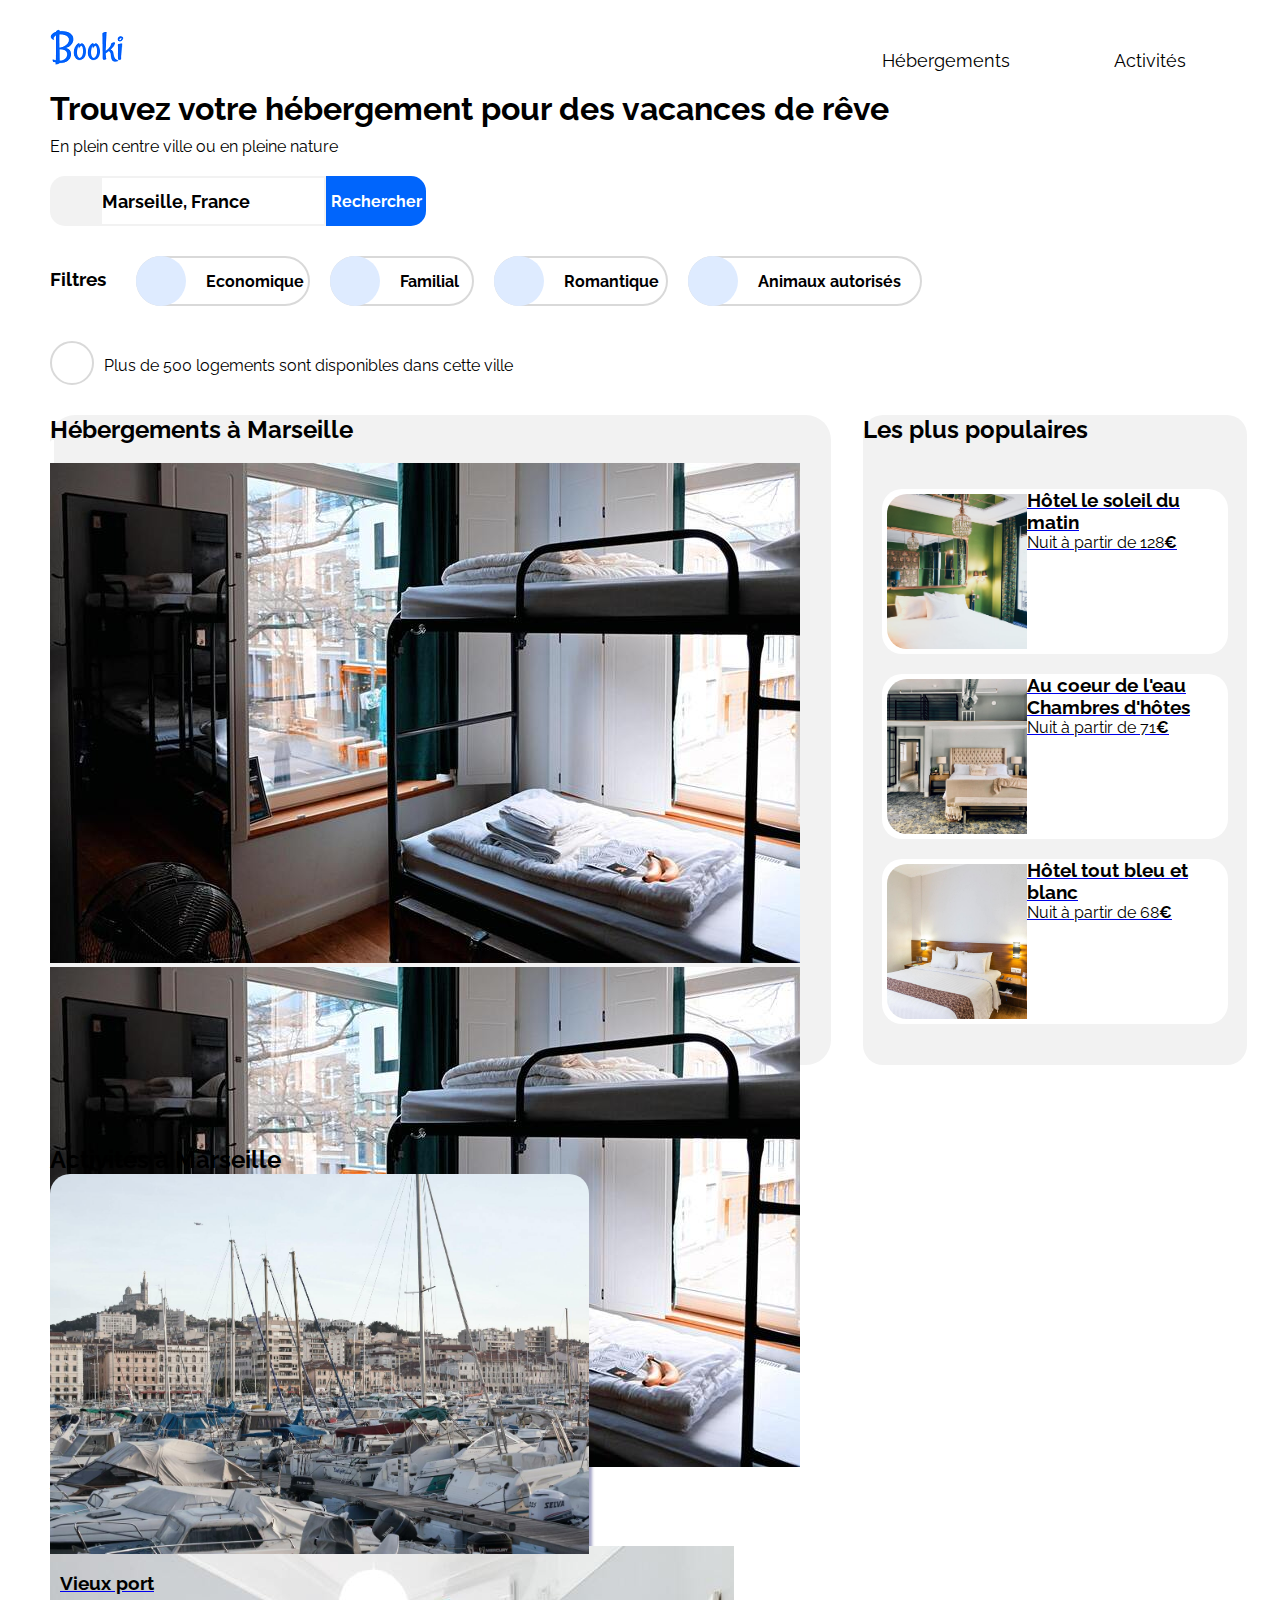
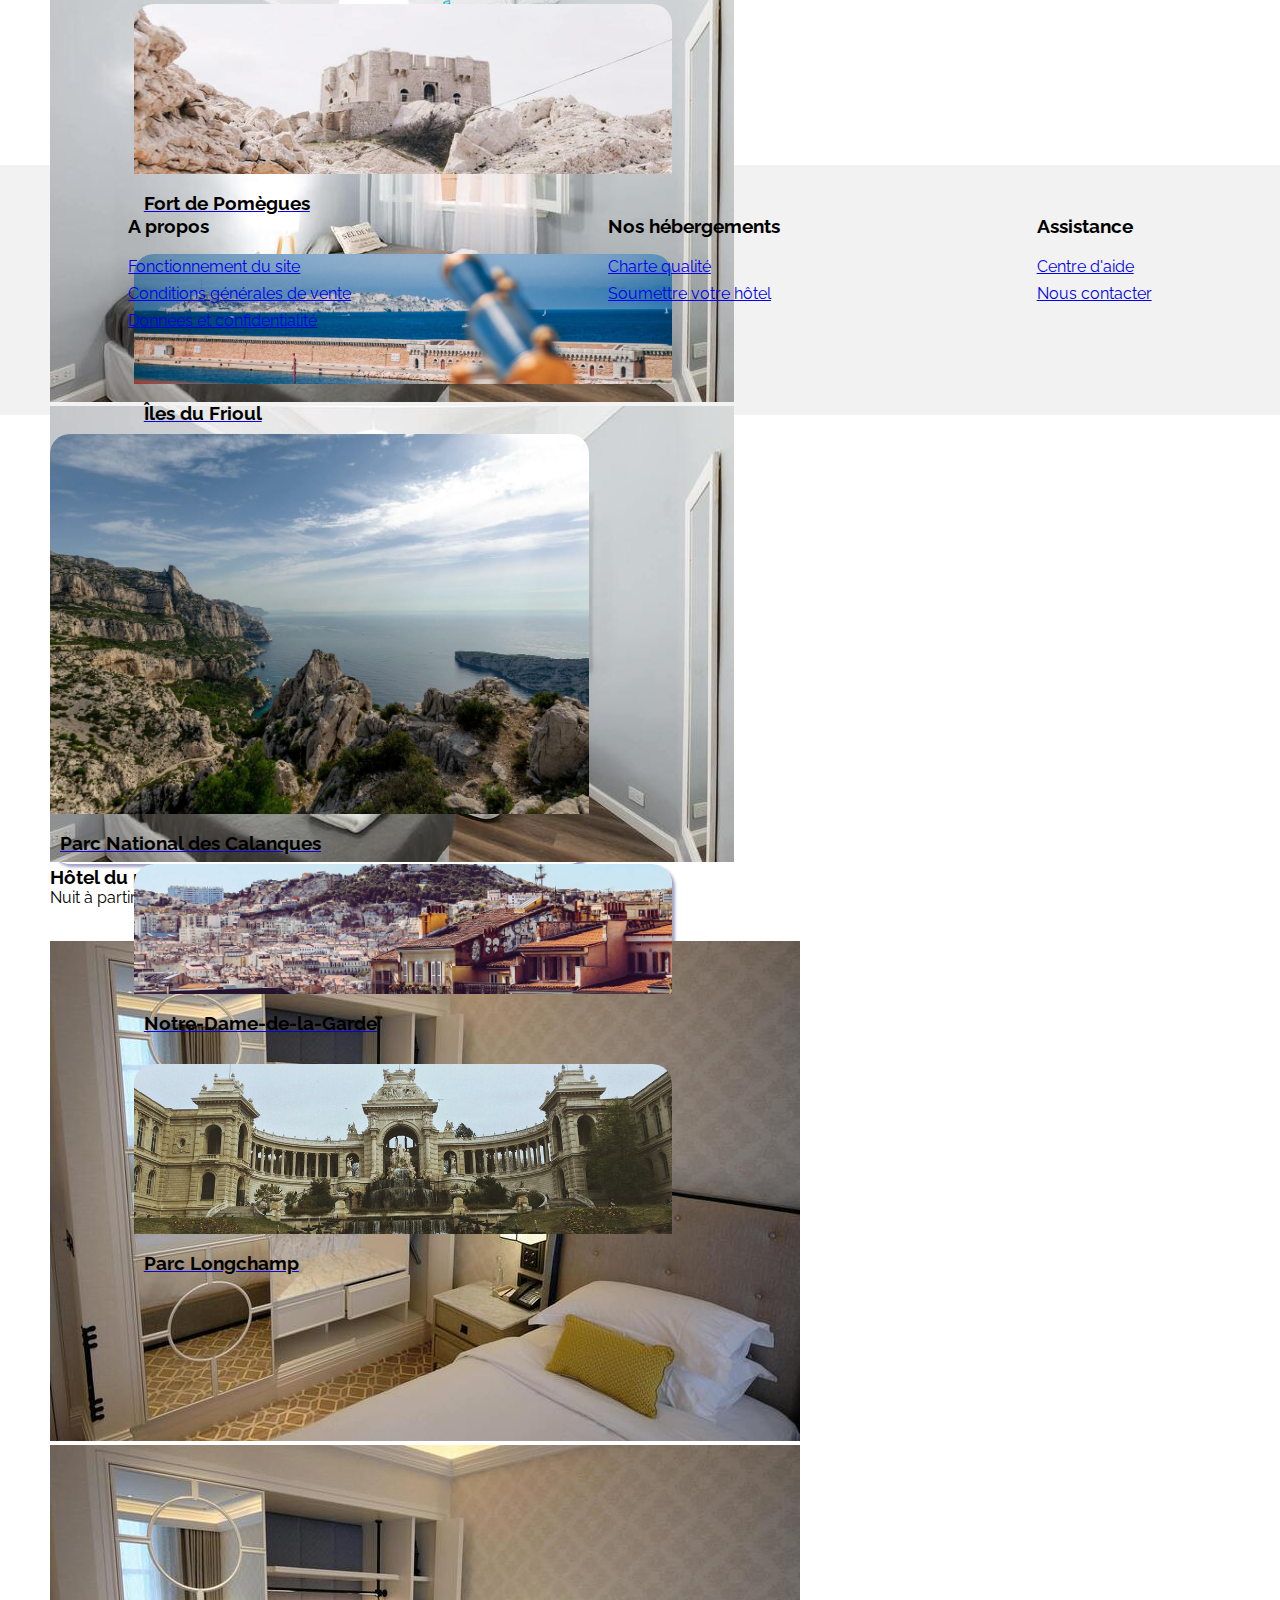
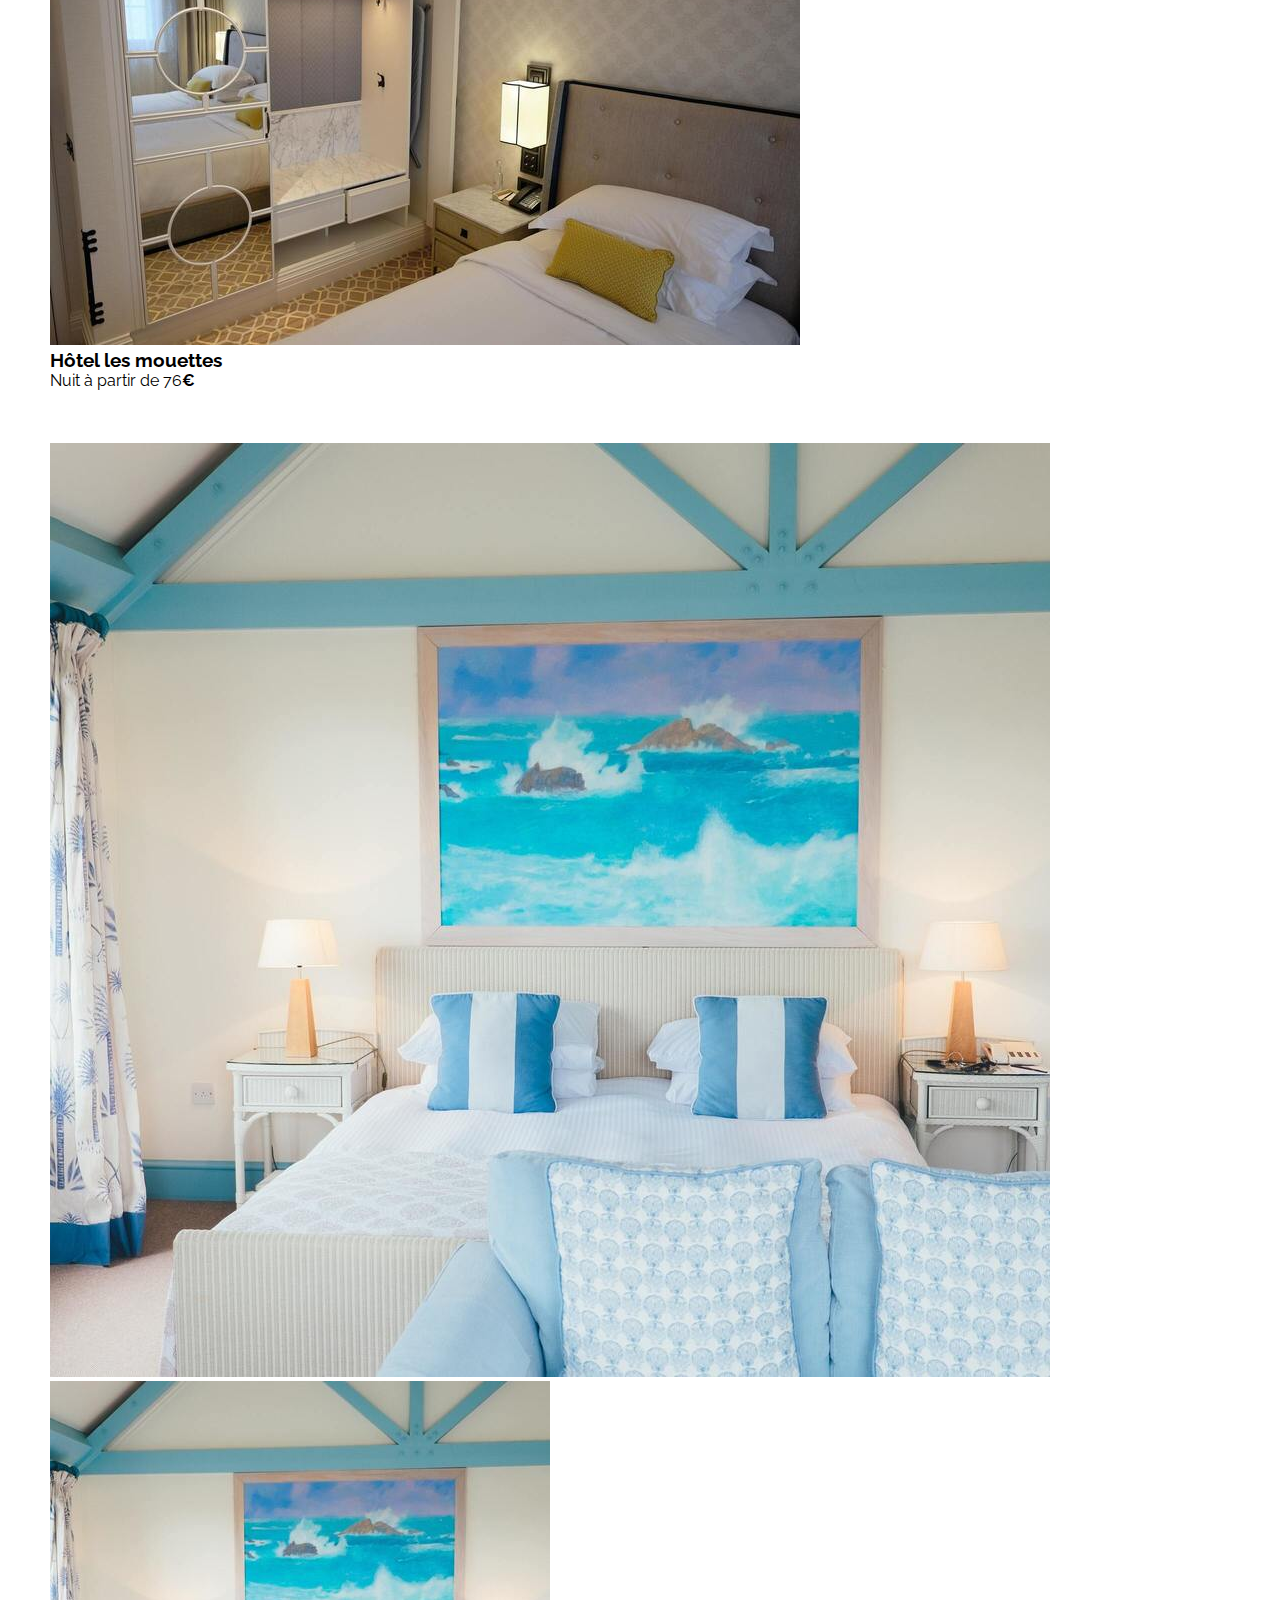
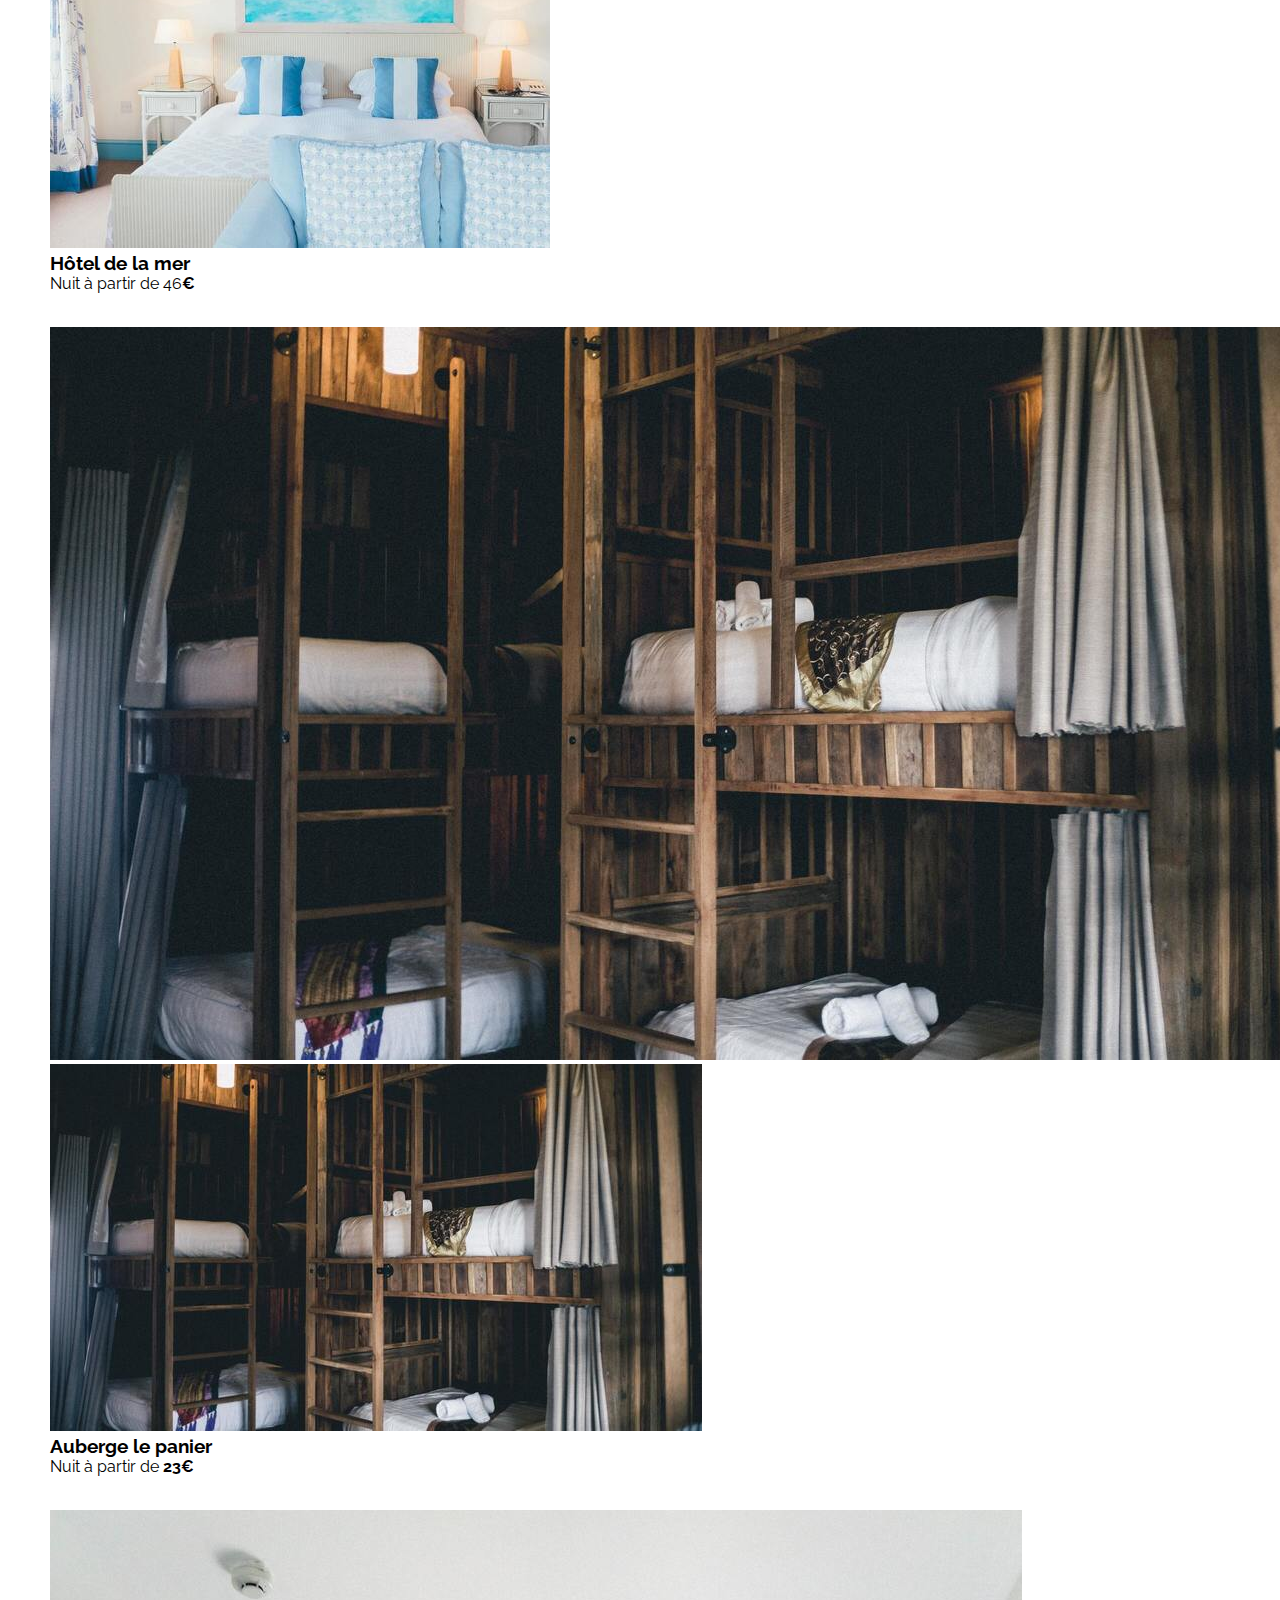
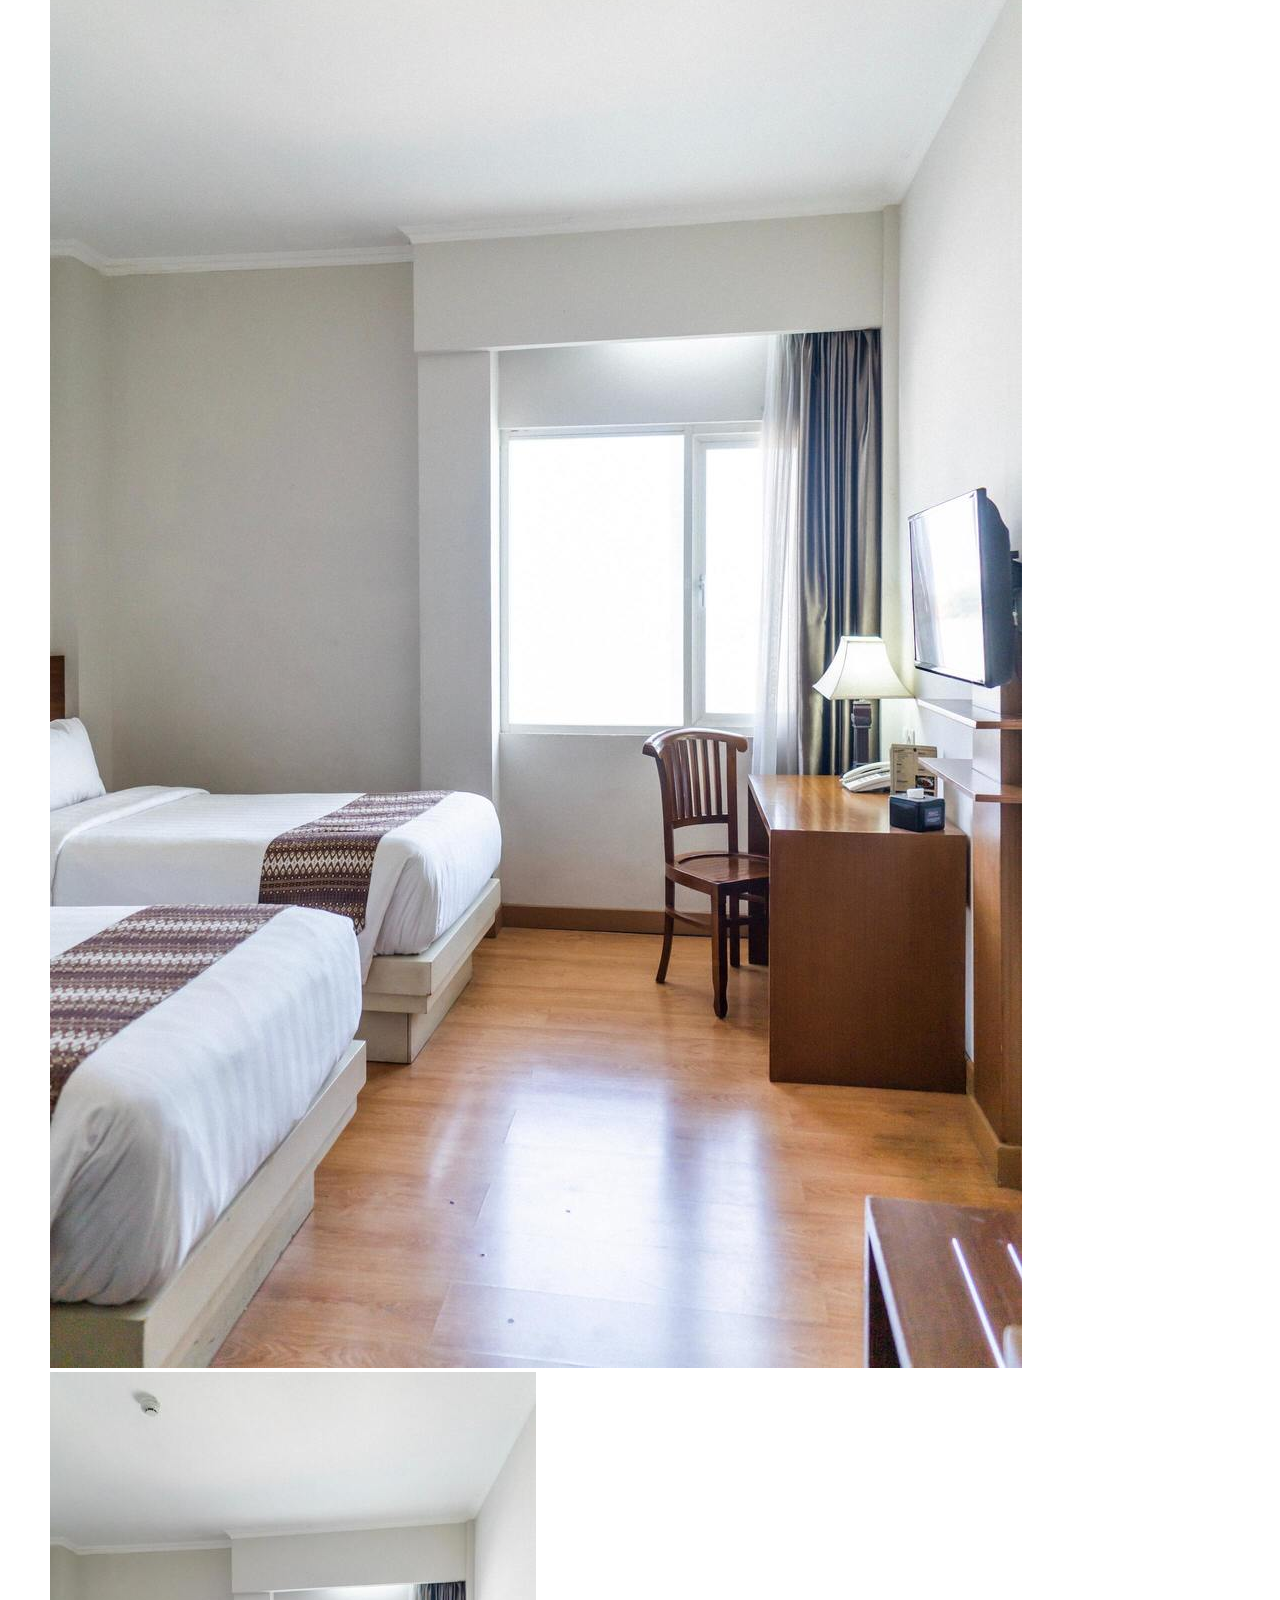
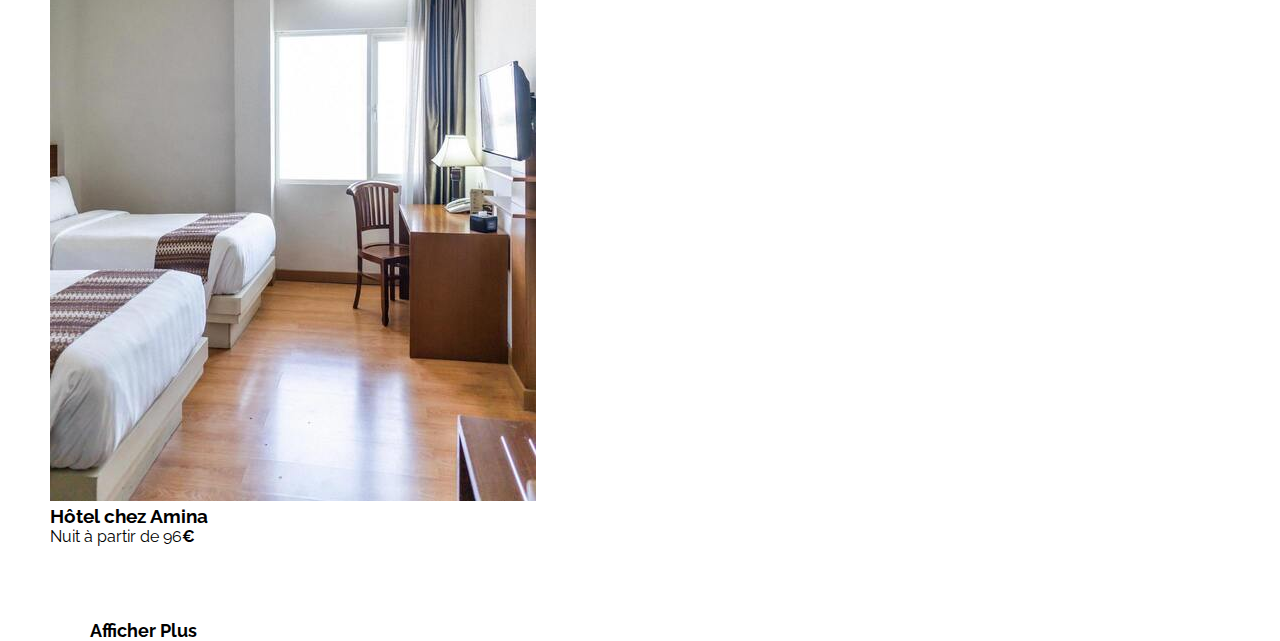
<file: index.html>
<!DOCTYPE html>
<html lang="fr">
    <head>
        <link rel="stylesheet" href="https://cdn.jsdelivr.net/npm/bootstrap-icons@1.6.0/font/bootstrap-icons.css" integrity="sha384-7ynz3n3tAGNUYFZD3cWe5PDcE36xj85vyFkawcF6tIwxvIecqKvfwLiaFdizhPpN" crossorigin="anonymous">
        <link rel="stylesheet" href="https://use.fontawesome.com/releases/v5.15.4/css/all.css" integrity="sha384-DyZ88mC6Up2uqS4h/KRgHuoeGwBcD4Ng9SiP4dIRy0EXTlnuz47vAwmeGwVChigm" crossorigin="anonymous">
        <link rel="preconnect" href="https://fonts.googleapis.com">
        <link rel="preconnect" href="https://fonts.gstatic.com" crossorigin>
        <link href="https://fonts.googleapis.com/css2?family=Raleway:wght@400;700&display=swap" rel="stylesheet">
        <meta charset="UTF-8"/>
        <title>Booki</title>
        <link rel="stylesheet" href="booki.css"/>
        <link rel="stylesheet" media="screen and (max-width:992px)" href="booki-tablette.css"/>
        <link rel="stylesheet" media="screen and (max-width:768px)" href="booki-mobile.css"/>
        <meta name="viewport" content="width=device-width, initial-scale=1, minimum-scale=1" />
    </head>
    <body>
        <header>
            <div id="menu">
                <img class="logo" src="booki.png" alt="logo booki"/>
                <div class="hebact">
                    <nav>
                        <ul>
                            <li class="hebergements"><a href="#hebergement">Hébergements</a></li>
                            <li class="activites"><a href="#activites">Activités</a></li>
                        </ul>
                    </nav>
                </div>
            </div>
        </header>
<!--menu-->
    <main>
        <section class="undermenu">
            <h1>Trouvez votre hébergement <span class="br">pour des vacances de rêve</span></h1>
            <p>En plein centre ville ou en pleine nature</p>
            <form>
            <div id="search">
                <div class="map"><label><i class="fas fa-map-marker-alt"></i></label></div>
                <div class="recherche1"><input class="recherche" type="search" placeholder="Marseille, France" /></div>
                <div class="rechercher1"><button class="rechercher"><span class="rech">Rechercher</span><span class="iconrech"><i class="fas fa-search"></i></span></button></div>
            </div>
            </form>
            <div id="filtres">
                <div class="ft"><h3>Filtres</h3></div>
                <div class="filtres">
                    <div class="allfilters">
                    <div>
                        <a class="filtreeconomique hover" href="#">
                          <div class="icon"><i class="fas fa-money-bill-wave"></i></div>
                          <div class="txteconomique">Economique</div>
                        </a>
                    </div>
                    <div>
                        <a class="filtrefamilial hover" href="#">
                          <div class="icon"><i class="fas fa-child"></i></div>
                          <div class="txtfamilial">Familial</div>
                        </a>
                    </div>
                    </div>
                    <div>
                        <a class="filtreromantique hover" href="#">
                          <div class="icon"><i class="fas fa-heart"></i></div>
                          <div class="txtromantique">Romantique</div>
                        </a>
                    </div>
                    <div>
                        <a class="filtreanimaux hover" href="#">
                          <div class="icon"><i class="fas fa-dog"></i></div>
                          <div class="txtanimaux">Animaux autorisés</div>
                        </a>
                    </div>
                </div>  
            </div>
<!--filtres-->
            <div id="info">
                <div id="cercle">
                    <i class="fas fa-info cercle"></i>
                </div>
                <p>Plus de 500 logements sont disponibles dans cette ville</p>
            </div>
        </section>
        <section>
            <div id="container">
                <div id="hebergement">
                    <div class="titleh2"><h2>Hébergements à Marseille</h2></div>
                    <div class="bloc1hebergement">
                        <a class="room" href="#">
                        <div>
                            <img class="imghebergement" src="room1.jpg" alt="chambre de l'Auberge La Cannebiére"/><img class="imghebsmall" src="room1small.jpg" alt="chambre de l'Auberge La Cannebiére"/>  
                            <div class="txthebergement">
                                <div class="black">
                                <h3>Auberge La Cannebiére</h3>
                                <p>Nuit à partir de <span class="bold">25€</span></p>
                                </div>
                                <div class="stars star1">
                                    <div class="starblue"><i class="bi bi-star-fill"></i><i class="bi bi-star-fill"></i><i class="bi bi-star-fill"></i><i class="bi bi-star-fill"></i></div>
                                    <div class="stargrey"><i class="bi bi-star-fill"></i></div>
                                </div>
                            </div>           
                        </div>
                        </a>
                        <a class="room" href="#">
                        <div>
                            <img class="imghebergement" src="room2.jpg" alt="chambre de l'Hôtel du port"/><img class="imghebsmall" src="room2small.jpg" alt="chambre de l'Hôtel du port"/>  
                            <div class="txthebergement">
                                <div class="black">
                                <h3>Hôtel du port</h3>
                                <p>Nuit à partir de 52<span class="bold">€</span></p>
                                </div>
                                <div class="star1"><div class="starblue"><i class="bi bi-star-fill"></i><i class="bi bi-star-fill"></i><i class="bi bi-star-fill"></i><i class="bi bi-star-fill"></i><i class="bi bi-star-fill"></i></div></div>
                            </div>               
                        </div>
                        </a>
                        <a class="room" href="#">
                        <div>
                            <img class="imghebergement" src="room3.jpg" alt="chambre de l'Hôtel les mouettes"/><img class="imghebsmall" src="room3small.jpg" alt="chambre de l'Hôtel les mouettes"/>  
                          <div class="txthebergement">
                             <div class="black">
                             <h3>Hôtel les mouettes</h3>
                             <div>Nuit à partir de 76<span class="bold">€</span></div>
                             </div>
                             <div class="stars star1">
                                <div class="starblue"><i class="bi bi-star-fill"></i><i class="bi bi-star-fill"></i><i class="bi bi-star-fill"></i><i class="bi bi-star-fill"></i></div>
                                <div class="stargrey"><i class="bi bi-star-fill"></i></div>
                            </div>
                          </div>  
                        </div>
                        </a>
                    </div>
                    <div class="bloc2hebergement">
                        <a class="room" href="#">
                        <div>
                            <img class="imghebergement" src="room4.jpg" alt="chambre de l'Hôtel de la mer"/><img class="imghebsmall" src="room4small.jpg" alt="chambre de l'Hôtel de la mer"/>  
                            <div class="txthebergement">
                                <div class="black">
                                <h3>Hôtel de la mer</h3>
                                <p>Nuit à partir de 46<span class="bold">€</span></p>
                                </div>
                                <div class="stars star1">
                                    <div class="starblue"><i class="bi bi-star-fill"></i><i class="bi bi-star-fill"></i><i class="bi bi-star-fill"></i></div>
                                    <div class="stargrey"><i class="bi bi-star-fill"></i><i class="bi bi-star-fill"></i></div>
                                </div>
                            </div>
                        </div>
                        </a>
                        <a class="room" href="#">
                        <div>
                            <img class="imghebergement" src="room5.jpg" alt="chambre de l'Auberge le panier"/><img class="imghebsmall" src="room5small.jpg" alt="chambre de l'Auberge le panier"/>  
                            <div class="txthebergement">
                                <div class="black">
                                <h3>Auberge le panier</h3>
                                <p>Nuit à partir de <span class="bold">23€</span></p>
                                </div>
                                <div class="stars star1">
                                    <div class="starblue"><i class="bi bi-star-fill"></i><i class="bi bi-star-fill"></i><i class="bi bi-star-fill"></i><i class="bi bi-star-fill"></i></div>
                                    <div class="stargrey"><i class="bi bi-star-fill"></i></div>
                                </div>
                            </div>             
                        </div>
                        </a>
                        <a class="room" href="#">
                         <div>
                            <img class="imghebergement" src="room6.jpg" alt="chambre de l'Hôtel chez Amina"/><img class="imghebsmall" src="room6small.jpg" alt="chambre de l'Hôtel chez Amina"/>  
                            <div class="txthebergement">
                                <div class="black">
                                <h3>Hôtel chez Amina</h3>
                                <p>Nuit à partir de 96<span class="bold">€</span></p>
                                </div>
                                <div class="star1"><div class="starblue"><i class="bi bi-star-fill"></i><i class="bi bi-star-fill"></i><i class="bi bi-star-fill"></i><i class="bi bi-star-fill"></i><i class="bi bi-star-fill"></i></div></div>
                            </div>               
                         </div>
                        </a>
                    </div>
                    <div class="ap"><a href="#">Afficher Plus</a></div>
                </div>
<!-- hebergements -->
                <div id="lpp">
                    <div class="titlegraph">
                        <div class="titleh2"><h2>Les plus populaires</h2></div>
                        <div class="graph"><a href="#"><i class="fas fa-chart-line"></i></a></div>
                    </div>
                    <div class="lppp">
                        <a class="txtdeco" href="#">
                         <div class="roomlpp">
                            <div class="roomlpp12"><img class="roomlpp1" src="room7.jpg" alt="chambre de l'Hôtel le soleil du matin"/><img class="roomlpp1small" src="room7small.jpg" alt="chambre de l'Hôtel le soleil du matin"/></div>
                            <div class="txtlpp">
                                <div class="black">
                                <h3>Hôtel le soleil du matin</h3>
                                <p>Nuit à partir de 128<span class="bold">€</span></p>
                                </div>
                                <div class="starblue"><i class="bi bi-star-fill"></i><i class="bi bi-star-fill"></i><i class="bi bi-star-fill"></i><i class="bi bi-star-fill"></i><i class="bi bi-star-fill"></i></div>
                            </div> 
                         </div>
                        </a>
                        <a class="txtdeco" href="#">
                         <div class="roomlpp">
                            <div class="roomlpp12"><img class="roomlpp1" src="room8.jpg" alt="chambre d'Au coeur de l'eau Chambres d'hôtes"/><img class="roomlpp1small" src="room8small.jpg" alt="chambre d'Au coeur de l'eau Chambres d'hôtes"/></div>
                            <div class="txtlpp">
                                <div class="black">
                                <h3>Au coeur de l'eau Chambres d'hôtes</h3>
                                <p>Nuit à partir de 71<span class="bold">€</span></p>
                                </div>
                                <div class="stars">
                                    <div class="starblue"><i class="bi bi-star-fill"></i><i class="bi bi-star-fill"></i><i class="bi bi-star-fill"></i><i class="bi bi-star-fill"></i></div>
                                    <div class="stargrey"><i class="bi bi-star-fill"></i></div>
                                </div>
                            </div>
                        </div>
                        </a>
                        <a class="txtdeco" href="#">
                        <div class="roomlpp">
                            <div class="roomlpp12"><img class="roomlpp1" src="room9.jpg" alt="chambre de l'Hôtel tout bleu et blanc"/><img class="roomlpp1small" src="room9small.jpg" alt="chambre de l'Hôtel tout bleu et blanc"/></div>
                            <div class="txtlpp">
                                <div class="black">
                                <h3>Hôtel tout bleu et blanc</h3>
                                <p>Nuit à partir de 68<span class="bold">€</span></p>
                                </div>
                                <div class="stars">
                                    <div class="starblue"><i class="bi bi-star-fill"></i><i class="bi bi-star-fill"></i><i class="bi bi-star-fill"></i><i class="bi bi-star-fill"></i></div>
                                    <div class="stargrey"><i class="bi bi-star-fill"></i></div>
                                </div>
                            </div>
                        </div>
                        </a>
                    </div>
                </div>
<!-- les plus populaires -->
            </div> 
        </section>
        <section>
            <div id="container2">
                <div id="activites">
                        <div class="titleactivites"><h2>Activités à Marseille</h2></div>
                        <div id="blocactivites">
                         <div id="activitesleft">
                            <div class="vp">
                             <a class="txtdeco2" href="#">
                                <div>
                                  <div><img class="img1" src="vp.jpg" alt="Vieux port"/><img class="img1small" src="vpsmall.jpg" alt="Vieux port"/></div>
                                  <div class="black1"><h3>Vieux port</h3></div>
                                </div>
                             </a>
                            </div>
                            <div class="block">
                                <div class="fodp">
                                <a class="txtdeco2" href="#">
                                    <div>
                                        <div><img class="img2" src="fodp.jpg" alt="Fort de Pomègues"/><img class="img2small" src="fodpsmall.jpg" alt="Fort de Pomègues"/></div>
                                        <div class="black1"><h3>Fort de Pomègues</h3></div>
                                    </div>
                                </a>
                                </div>
                                <div class="idf">
                                <a class="txtdeco2" href="#">
                                    <div>
                                        <div><img class="img3" src="idf.jpg" alt="Îles du Frioul"/><img class="img3small" src="idfsmall.jpg" alt="Îles du Frioul"/></div>
                                        <div class="black1"><h3>Îles du Frioul</h3></div>
                                    </div>
                                </a>
                                </div>
                            </div>
                        </div>
                        <div id="activitesright">
                            <div class="pndc">
                             <a class="txtdeco2" href="#">
                                <div>
                                  <div><img class="img1" src="pndc.jpg" alt="Parc National des Calanques"/><img class="img1small" src="pndcsmall.jpg" alt="Parc National des Calanques"/></div>
                                  <div class="black1"><h3>Parc National des Calanques</h3></div>
                                </div>
                             </a>
                            </div>
                            <div class="block">
                                <div class="nddlg">
                                <a class="txtdeco2" href="#">
                                    <div>
                                        <div><img class="img4" src="nddlg.jpg" alt="Notre-Dame-de-la-Garde"/><img class="img4small" src="nddlgsmall.jpg" alt="Notre-Dame-de-la-Garde"/></div>
                                        <div class="black1"><h3>Notre-Dame-de-la-Garde</h3></div>
                                    </div>
                                </a>
                                </div>
                                <div class="pl">
                                <a class="txtdeco2" href="#">
                                    <div>
                                        <div><img class="img5" src="pl.jpg" alt="Parc Longchamp"/><img class="img5small" src="plsmall.jpg" alt="Parc Longchamp"/></div>
                                        <div class="black1"><h3>Parc Longchamp</h3></div>
                                    </div>
                                </a>
                                </div>
                            </div>
                        </div> 
                     </div> 
                </div>    
            </div>
        </section>
    </main>        
<!-- activites -->        
        <footer>
            <div id="footer">
                <div class="foot">
                    <div class="titleh3"><h3>A propos</h3></div>
                    <div class="br"><a class="txtdeco2" href="#">Fonctionnement du site</a></div>
                    <div class="br"><a class="txtdeco2" href="#">Conditions générales de vente</a></div>
                    <div class="br"><a class="txtdeco2" href="#">Données et confidentialité</a></div>
                </div>
                <div class="foot">
                    <div class="titleh3"><h3>Nos hébergements</h3></div>
                    <div class="br"><a class="txtdeco2" href="#">Charte qualité</a></div>
                    <div class="br"><a class="txtdeco2" href="#">Soumettre votre hôtel</a></div>
                </div>
                <div class="foot">
                    <div class="titleh3"><h3>Assistance</h3></div>
                    <div class="br"><a class="txtdeco2" href="#">Centre d'aide</a></div>
                    <div class="br"><a class="txtdeco2" href="#">Nous contacter</a></div>
                </div>
            </div>
        </footer>
    </body>
</html>
</file>
<file: booki.css>
*
{
    word-wrap: break-word;
    margin: 0;
    padding: 0;
    font-family: 'Raleway', sans-serif;
}
body
{
    margin: 0;
    padding: 0;
}
/*  header  */
header
{
    width: 95%;
    height: 90px;
    margin-left: 50px;
}
#menu
{
    display: flex;
    justify-content: space-between;
}
.logo
{
    margin-top: 20px;
}
nav ul li
{
    list-style: none;
    display: inline-block;
    margin-top: 50px;
    margin-right: 60px;
}
nav ul li a
{
    text-decoration: none;
    color: black;
    font-size: 18px; 
    padding-top: 40px;
    padding-right: 20px;
    padding-left: 20px;
}
.undermenu
{
    margin-left: 50px;
}
.undermenu p
{
    margin-top: 10px;
}
nav ul li a:hover
{
    border-top: 2px solid #0065FC;
    color: #0065FC;
}
/*  Barre de recherche  */
#search
{
    display: flex;
    margin-top: 20px;
}
.recherche::placeholder
{
    color: black;
}
.map
{
    height: 50px;
    width: 50px;
    display: flex;
    justify-content: center;
    align-items: center;
    background-color: #F2F2F2;
    border-top-left-radius: 15px;
    border-bottom-left-radius: 15px;
}
.iconrech
{
    display: none;
}
.recherche
{
    height: 50px;
    font-size: 18px;
    border: solid #F2F2F2 2px;
    font-weight: bold;
}
.rechercher
{
    background-color: #0065FC;
    color: white;
    height: 50px;
    width: 100px;
    border: none;
    font-weight: bold;
    font-size: 16px;
    border-top-right-radius: 15px;
    border-bottom-right-radius: 15px;
}
/*  FILTRES  */
#filtres
{
    display: flex;
    margin-top: 10px;
    width: 100%;
}
.filtres
{
    width: 100%;
    display: flex;
    margin-left: 30px;
    margin-top: 20px;
    flex-wrap: wrap;
}
.allfilters
{
    display: flex;
}
.filtreeconomique
{
    font-weight: bold;
    display: flex;
    border: 2px #d9d9d9 solid;
    border-radius: 50px;
    margin-right: 20px;
    text-decoration: none;
    width: 170px;
    margin-bottom: 15px;
}
.filtrefamilial
{
    font-weight: bold;
    display: flex;
    border: 2px #d9d9d9 solid;
    border-radius: 25px;
    margin-right: 20px;
    text-decoration: none;
    width: 140px;
    margin-bottom: 15px;
}
.filtreromantique
{
    font-weight: bold;
    display: flex;
    border: 2px #d9d9d9 solid;
    border-radius: 25px;
    margin-right: 20px;
    text-decoration: none;
    width: 170px;
    margin-bottom: 15px;
}
.filtreanimaux
{
    font-weight: bold;
    display: flex;
    border: 2px #d9d9d9 solid;
    border-radius: 25px;
    margin-right: 20px;
    text-decoration: none;
    width: 230px;
    margin-bottom: 15px;
}
.icon
{
    height: 50px;
    width: 50px;
    color: #0065FC;
    background-color: #DEEBFF;
    border-radius: 50%;
    display: flex;
    justify-content: center;
    align-items: center;
    margin-left: -2px;
    margin-top: -2px;
    margin-bottom: -2px;
}
.txteconomique
{
    display: flex;
    justify-content: center;
    align-items: center;
    margin-left: 20px;
    color: black;
}
.txtanimaux
{
    display: flex;
    justify-content: center;
    align-items: center;
    margin-left: 20px;
    color: black;
}
.txtfamilial
{
    display: flex;
    justify-content: center;
    align-items: center;
    margin-left: 20px;
    color: black;
}
.txtromantique
{
    display: flex;
    justify-content: center;
    align-items: center;
    margin-left: 20px;
    color: black;
}

.ft
{
    margin-top: 32px;
}
.hover:hover
{
    background-color: #0065FC;
    border: 2px white solid;
    transition: 1s;
}
/*  info  */
#info {
	display: flex;
	align-items: center;
    margin-top: 20px;
}
#info p
{
	margin-top: 5px;
    margin-left: 10px;
}

#cercle {
    display: flex;
    justify-content: center;
    align-items: center;
    height: 40px;
    min-width: 40px;
    border: 2px #d9d9d9 solid;
    border-radius: 50%;
}
#info i 
{
    color: #0065FC;
}
/* heb à marseille */
.txth
{
    height: 90px;
    display: flex;
    flex-direction: column;
    justify-content: space-between;
}
#container
{
    display: flex;
    width: 100%;
}
#hebergement
{
    margin-left: 50px;
    margin-top: 30px;
    width: 61%;
    height: 650px;
    background-color: #F2F2F2;
    border: none;
    border-radius: 25px;
}
.house2
{
    display: flex;
    justify-content: space-around;
    margin-left: 10px;
    margin-right: 10px;
    margin-top: 20px;
}
.house
{
    display: flex;
    justify-content: space-around;
    margin-left: 10px;
    margin-right: 10px;
}
.room
{
    height: 210px;
    width: 28%;
    margin-top: 20px;
    background-color: white;
    border: white 4px solid;
    border-radius: 20px;
    text-decoration: none;
}
.room1
{
    height: 120px;
    width: 100%;
    border: none;
    border-top-left-radius: 20px;
    border-top-right-radius: 20px;
    object-fit: cover;
}
.room1small
{
    display: none;
}
.title2
{
    margin-top: 40px;
    margin-left: 20px;
}
.star1
{
    margin-bottom: 15px;
}
.stars
{
    display: flex;
}
.starblue
{
    color: #0065FC;
}
.stargrey
{
    color: #a59595;
}
.ap
{
    margin-top: 40px;
    margin-left: 20px;
}
.ap a
{
    text-decoration: none;
    margin-left: 20px;
    color: black;
    font-size: large;
    font-weight: bold;
}
.ap a:hover
{
    color: #0065FC;
}
.black
{
    color: black;
}
/*  les plus populaires */
#lpp
{
    margin-top: 30px;
    width: 30%;
    height: 650px;
    background-color: #F2F2F2;
    border: none;
    border-radius: 20px;   
    margin-left: 2.5%;
}
.roomlpp1
{
    height: 155px;
    width: 140px;
    border: none;
    border-top-left-radius: 20px;
    border-bottom-left-radius: 20px;
    margin-top: 5px;
    margin-bottom: 5px;
    margin-left: 5px;
    display: flex;
    object-fit: cover;
}
.roomlpp1small
{
    display: none;
}
.roomlpp
{
    display: flex;
    height: 30%;
    width: 90%;
    background-color: white;
    margin-left: 5%;
    margin-top: 20px;
    border: none;
    border-radius: 20px;
}
.txt2
{
    margin-bottom: 10px;
    margin-top: 10px;
    margin-left: 10px;
    display: flex;
    flex-direction: column;
    justify-content: space-between;
}
.titleg
{
    display: flex;
    justify-content: space-between;
}
.graph
{
    margin-top: 45px;
    margin-right: 20px;
    font-size: 20px;
    text-decoration: none;  
}
.bold
{
    font-weight: bold;
}
.td
{
    text-decoration: none;
    color: black;
}
.graph a
{
    color: black;
}
.graph a:hover
{
    color: #0065FC; 
}
/*  act à marseille  */
#activites
{
    height: 620px;
    width: 93.5%;
    margin-left: 50px;
    margin-top: 80px;
}
#containera
{
    display: flex;
    width: 50%;
    height: 430px;
    margin-top: 20px;
}
#containerb
{
    margin-left: 30px;
    display: flex;
    width: 50%;
    height: 430px;
    margin-top: 20px;
}
#container1
{
    display: flex;
}
.title0
{
    margin-left: 0px;
}
.block
{
    width: 45%;
    height: 430px;
    margin-left: 7%;
}
.vp
{
    width: 45%;
    height: 430px;
    border-radius: 25px;
    box-shadow: 3px 3px 3px rgb(163, 163, 196);
}
.img1small
{
    display: none;
}
.img2small
{
    display: none;
}
.img3small
{
    display: none;
}
.img4small
{
    display: none;
}
.img5small
{
    display: none;
}
.img1
{
    width: 100%;
    height: 380px;
    border-top-left-radius: 20px;
    border-top-right-radius: 20px;
    object-fit: cover;
}
.fodp
{
    width: 100%;
    height: 220px;
    border-radius: 20px;
    box-shadow: 3px 3px 3px rgb(163, 163, 196);
}
.img2
{
    width: 100%;
    height: 170px;
    border-top-left-radius: 20px;
    border-top-right-radius: 20px;
    object-fit: cover;
}
.idf
{
    margin-top: 30px;
    width: 100%;
    height: 180px;
    border-radius: 20px;
    box-shadow: 3px 3px 3px rgb(163, 163, 196);
}
.img3
{
    width: 100%;
    height: 130px;
    border-top-left-radius: 20px;
    border-top-right-radius: 20px;
    object-fit: cover;
}
.pndc
{
    width: 45%;
    height: 430px;
    border-radius: 20px;
    box-shadow: 3px 3px 3px rgb(163, 163, 196);
}
.nddlg
{
    width: 100%;
    height: 180px;
    border-radius: 20px;
    box-shadow: 3px 3px 3px rgb(163, 163, 196);
}
.img4
{
    width: 100%;
    height: 130px;
    border-top-left-radius: 20px;
    border-top-right-radius: 20px;
    object-fit: cover;
}
.img5
{
    width: 100%;
    height: 170px;
    border-top-left-radius: 20px;
    border-top-right-radius: 20px;
    object-fit: cover;
}
.pl
{
    margin-top: 20px;
    width: 100%;
    height: 230px;
    border-radius: 20px;
    box-shadow: 3px 3px 3px rgb(163, 163, 196);
}
.black1
{
    height: 50px;
    color: black;
    display: flex;
    margin-left: 10px;
    align-items: center;
}
.td2
{
    text-decoration: none;
    color: black;
}
/*  footer  */
#footer
{
    width: 100%;
    height: 250px;
    display: flex;
    justify-content: space-around;
    background-color: #F2F2F2;
}
.foot
{
    margin-top: 50px;
}
.titleh3
{
    margin-bottom: 20px;
}
.br
{
    margin-top: 8px;
}
.br a:hover
{
    color: #0065FC; 
}
</file>
<file: booki-tablette.css>
#container
{
    width: 100%;
    flex-direction: column;
}
#hebergement
{
    width: 90%;
    margin-left: 5%;
}
/*  hebergement  */
.titleg
{
    height: 50px;
    width: 100%;
}
#lpp
{
    height: 350px;
    width: 90%;
    margin-left: 5%;
}
.lppp
{
    display: flex;
    flex-direction: row;
    justify-content: space-around;
    align-items: space-around;
    height: 300px;
    width: 100%;
    margin-top: 20px;
}
.td
{
    height: 210px;
    width: 28%;
    margin-top: 20px;
    background-color: white;
    border: white 4px solid;
    border-radius: 20px;
    text-decoration: none;
}
.roomlpp
{
    height: 190px;
    width: 100%;
    display: flex;
    flex-direction: column;
    margin-top: 0;
    margin-left: 0;
}
.roomlpp1
{
    width: 100%;
    height: 110px;
    margin-top: 0;
    margin-left: 0;
    border-top-left-radius: 20px;
    border-bottom-left-radius: 0;
    border-top-right-radius: 20px;
}
.graph
{
    margin-right: 30px;
}
/*  lpp  */
#activites
{
    height: 620px;
    width: 90%;
    margin-left: 5%;
    margin-top: 50px;
}
</file>
<file: booki-mobile.css>
body
{
    max-width: 1500px;
    margin: auto;
}
header
{
    width: 100%;
    height: 100px;
    margin-left: 0;
}
#menu
{
    display: flex;
    flex-direction: column;
}
.logo
{
    height: 60px;
    width: 100px;
    display: flex;
    justify-content: center;
    align-self: center;
    margin-top: 0;
}
.hebact
{
    width: 100%;
    margin-top: 20px;
}
.hebergements
{
    width: 50%;
    text-align: center;
    padding-bottom: 10px;
    border-bottom: #f2f2f2 2px solid;
}
.activites
{
    width: 50%;
    text-align: center;
    border-bottom: #f2f2f2 2px solid;
}
nav ul li
{
    list-style: none;
    display: inline-block;
    margin-top: 0;
    margin-right: 0;
}
nav ul
{
    display: flex;
    justify-content: space-around;
}
nav ul li a
{
    text-align: center; 
    padding-top: 0;
    padding-right: 0;
    padding-left: 0;
}
nav ul li a:hover
{
    border-top: none;
}
.hebergements:hover
{
    border-bottom: 2px solid #0065FC;
    color: #0065FC;
}
.activites:hover
{
    border-bottom: 2px solid #0065FC;
    color: #0065FC;
}
/*  menu  */
.br
{
    display: flex;
    flex-direction: column;
}
.undermenu
{
    padding-left: 15px;
    margin-left: 0;
    margin-top: 30px;
    width: 90%;
}
.undermenu p
{
    margin-top: 20px;
}
/* -- */
#search
{
    height: 50px;
}
.iconrech
{
    display: flex;
    justify-content: center;
}
.rech
{
    display: none;
}
.rechercher
{
    width: 50px;
    height: 50px;
    border-bottom-left-radius: 15px;
    border-top-left-radius: 15px;
}
.rechercher1
{
    width: 100px;
    height: 100px;
}
.recherche1
{
    margin-right: -15px;
}
/*  Barre de recherche  */   
#filtres
{
    display: flex;
    flex-direction: column;
    margin-top: 0;
}
.filtres
{
    flex-direction: column;
    margin-left: 0;
    flex-wrap: wrap;
}
/* FILTRES */
#info
{
    margin-top: 0;
}
#info p
{
    margin-left: 5px;
}
/*   info   */
#container
{
    flex-direction: column-reverse;
}
#lpp
{
    margin-top: 30px;
    width: 100%;
    height: 650px;
    background-color: #F2F2F2;
    border: none;
    border-radius: 0;   
    margin-left: 0;
}
.lppp
{
    margin-top: 0;
    display: flex;
    flex-direction: column;
    justify-content: center;
    align-items: center;
    height: 600px;
}
.txt2
{
    margin-bottom: 10px;
    margin-top: 10px;
    margin-left: 10px;
    display: flex;
    flex-direction: column;
    justify-content: space-between;
}
.td
{
    width: 90%;
    height: 25%;
    margin-top: 10px;
}
.roomlpp
{
    display: flex;
    flex-direction: row;
    height: 100%;
}
.roomlpp1small
{
    width: 100%;
    height: 100%;
    border: none;
    border-top-left-radius: 20px;
    border-bottom-left-radius: 20px;
    border-top-right-radius: 0;
    margin-top: 0;
    margin-bottom: 0;
    margin-left: 0;
    display: flex;
    object-fit: cover;
}
.roomlpp1
{
    display: none;
}
.roomlpp12
{
    width: 40%;
    height: 100%;
}
.txt2
{
    width: 60%;
}
/*   lpp   */
.room1small
{
    display: flex;
    height: 140px;
    width: 100%;
    border: none;
    border-top-left-radius: 20px;
    border-top-right-radius: 20px;
    object-fit: cover;
}
.room1
{
    display: none;
}
.house
{
    display: flex;
    flex-direction: column;
    margin-left: 0;
    margin-right: 0;
    justify-content: center;
    align-items: center;
}
.house2
{
    display: flex;
    flex-direction: column;
    justify-content: center;
    align-items: center;
    margin-left: 0px;
    margin-right: 0px;
    margin-top: 0px;
}

#hebergement
{
    margin-left: 0;
    margin-top: 0;
    width: 100%;
    height: 1700px;
    border: none;
    border-radius: 0;
    background-color: white;
}
.room
{
    width: 90%;
    height: 220px;
    margin-top: 30px;
    box-shadow: 3px 3px 3px 3px #F2F2F2;
}
.room1
{
    height: 135px;
}
.ap
{
    margin-top: 20px;
    margin-left: 10px;
}
/*   hebergement  */
#container1
{
    display: flex;
    flex-direction: column;
    width: 100%;
}
#containera
{
    display: flex;
    flex-direction: column;
    align-items: center;
    width: 100%;
    margin-top: 30px;
    height: 850px;
}
#containerb
{
    display: flex;
    flex-direction: column;
    align-items: center;
    margin-left: 0;
    margin-top: 0;
    width: 100%;
    height: 850px;
}
#activites
{
    flex-direction: column;
    width: 100%;
    height: 1800px;
    margin-left: 0;
    margin-top: 10px;
    justify-content: space-between;
}
.fodp
{
    width: 90%;
    height: 250px;
}
.idf
{
    margin-top: 30px;
    width: 90%;
    height: 250px;
}
.vp
{
    width: 90%;
    height: 250px;
}
.pndc
{
    width: 90%;
    height: 250px;
}
.nddlg
{
    width: 90%;
    height: 250px;
}
.pl
{
    margin-top: 30px;
    width: 90%;
    height: 250px;
}

.block
{
    width: 100%;
    height: 800px;
    margin-left: 0;
    margin-top: 30px;
    display: flex;
    flex-direction: column;
    align-items: center;
}
.img1
{
    display: none;
}
.img2
{
    display: none;
}
.img3
{
    display: none;
}
.img4
{
    display: none;
}
.img5
{
    display: none;
}
.img1small
{
    display: flex;
    width: 100%;
    height: 200px;
    border-top-left-radius: 20px;
    border-top-right-radius: 20px;
    overflow: hidden;
    object-fit: cover;
}
.img2small
{
    display: flex;
    width: 100%;
    height: 200px;
    border-top-left-radius: 20px;
    border-top-right-radius: 20px;
    overflow: hidden;
    object-fit: cover;
}
.img3small
{
    display: flex;
    width: 100%;
    height: 200px;
    border-top-left-radius: 20px;
    border-top-right-radius: 20px;
    overflow: hidden;
    object-fit: cover;
}
.img4small
{
    display: flex;
    width: 100%;
    height: 200px;
    border-top-left-radius: 20px;
    border-top-right-radius: 20px;
    overflow: hidden;
    object-fit: cover;
}
.img5small
{
    display: flex;
    width: 100%;
    height: 200px;
    border-top-left-radius: 20px;
    border-top-right-radius: 20px;
    object-fit: cover;
}
.title0
{
    margin-left: 20px;
}
/*   activites   */
#footer
{
    display: flex;
    flex-direction: column;
    height: 450px;
    width: 100%;
    padding-bottom: 50px;
}
.foot
{
    margin-left: 20px;
}
</file>
